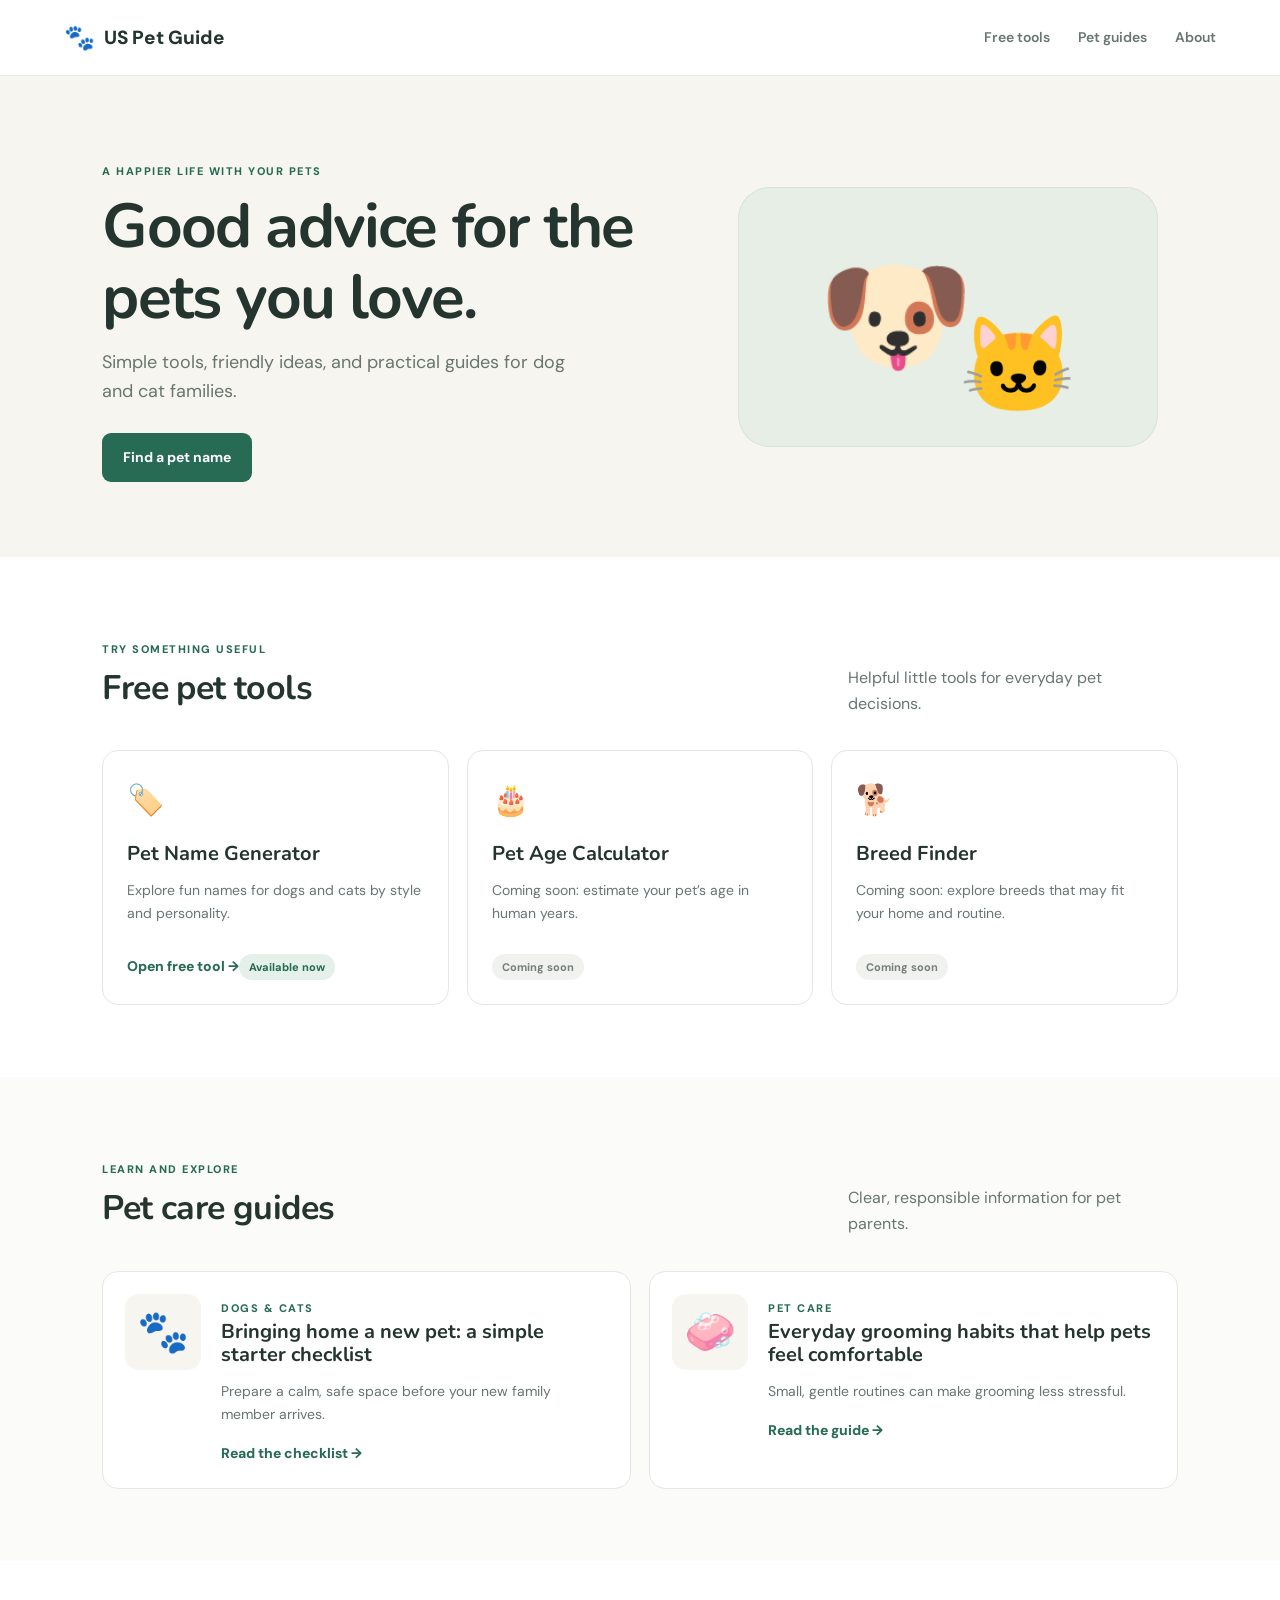
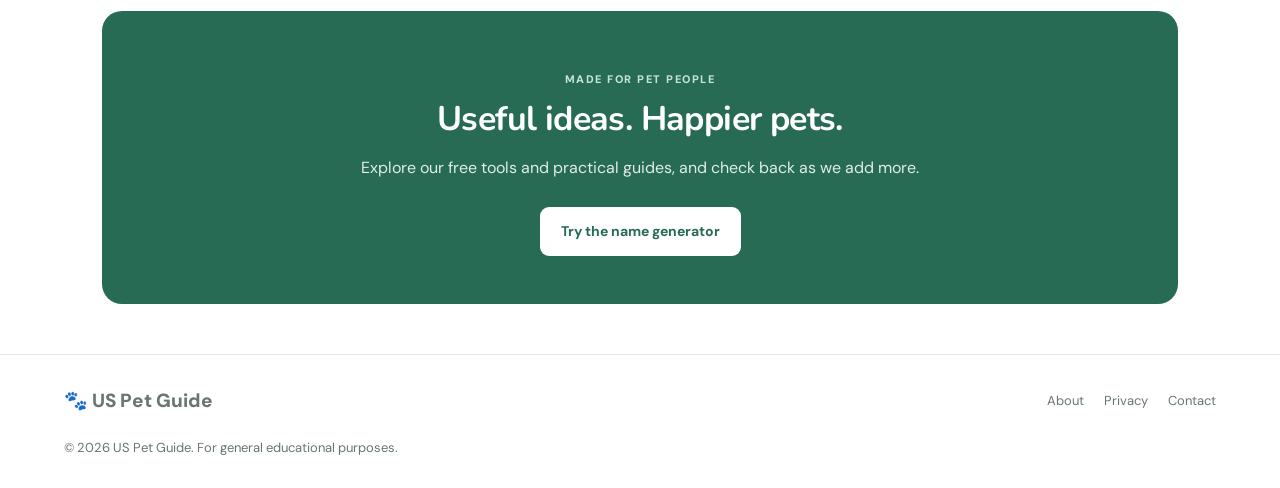
<file: index.html>
<!doctype html>
<html lang="en">
<head>
<meta charset="utf-8">
<meta name="viewport" content="width=device-width, initial-scale=1">
<meta name="description" content="Friendly, practical guides and free tools for dog and cat owners. Find pet names, learn everyday pet care, and enjoy life with your pets.">
<meta name="theme-color" content="#f7f5ef">
<title>US Pet Guide | Happy, Healthy Pets</title>
<link rel="stylesheet" href="style.css">
</head>
<body>
<header class="site-header">
  <a class="brand" href="index.html"><span class="brand-mark">🐾</span><span>US Pet Guide</span></a>
  <nav><a href="#tools">Free tools</a><a href="#guides">Pet guides</a><a href="about.html">About</a></nav>
</header>
<main>
<section class="hero">
  <div class="hero-copy">
    <p class="eyebrow">A happier life with your pets</p>
    <h1>Good advice for the pets you love.</h1>
    <p class="hero-text">Simple tools, friendly ideas, and practical guides for dog and cat families.</p>
    <a class="button" href="pet-name-generator.html">Find a pet name</a>
  </div>
  <div class="hero-art" role="img" aria-label="Illustration of a happy dog and cat">🐶<span>🐱</span></div>
</section>

<section id="tools" class="section">
  <div class="section-heading"><div><p class="eyebrow">Try something useful</p><h2>Free pet tools</h2></div><p>Helpful little tools for everyday pet decisions.</p></div>
  <div class="cards">
    <article class="card tool-card"><div class="card-icon">🏷️</div><h3>Pet Name Generator</h3><p>Explore fun names for dogs and cats by style and personality.</p><a class="text-link" href="pet-name-generator.html">Open free tool →</a><span class="tag">Available now</span></article>
    <article class="card"><div class="card-icon">🎂</div><h3>Pet Age Calculator</h3><p>Coming soon: estimate your pet’s age in human years.</p><span class="tag muted">Coming soon</span></article>
    <article class="card"><div class="card-icon">🐕</div><h3>Breed Finder</h3><p>Coming soon: explore breeds that may fit your home and routine.</p><span class="tag muted">Coming soon</span></article>
  </div>
</section>

<section id="guides" class="section guides">
  <div class="section-heading"><div><p class="eyebrow">Learn and explore</p><h2>Pet care guides</h2></div><p>Clear, responsible information for pet parents.</p></div>
  <div class="guide-grid">
    <article class="guide-card"><div class="guide-emoji">🐾</div><div><span class="category">DOGS & CATS</span><h3>Bringing home a new pet: a simple starter checklist</h3><p>Prepare a calm, safe space before your new family member arrives.</p><a class="text-link" href="new-pet-checklist.html">Read the checklist →</a></div></article>
    <article class="guide-card"><div class="guide-emoji">🧼</div><div><span class="category">PET CARE</span><h3>Everyday grooming habits that help pets feel comfortable</h3><p>Small, gentle routines can make grooming less stressful.</p><a class="text-link" href="grooming-basics.html">Read the guide →</a></div></article>
  </div>
</section>
<section class="newsletter">
  <p class="eyebrow">Made for pet people</p><h2>Useful ideas. Happier pets.</h2><p>Explore our free tools and practical guides, and check back as we add more.</p>
  <a class="button button-light" href="pet-name-generator.html">Try the name generator</a>
</section>
</main>
<footer><a class="brand" href="index.html">🐾 US Pet Guide</a><div><a href="about.html">About</a><a href="privacy.html">Privacy</a><a href="contact.html">Contact</a></div><p>© 2026 US Pet Guide. For general educational purposes.</p></footer>
</body></html>
</file>
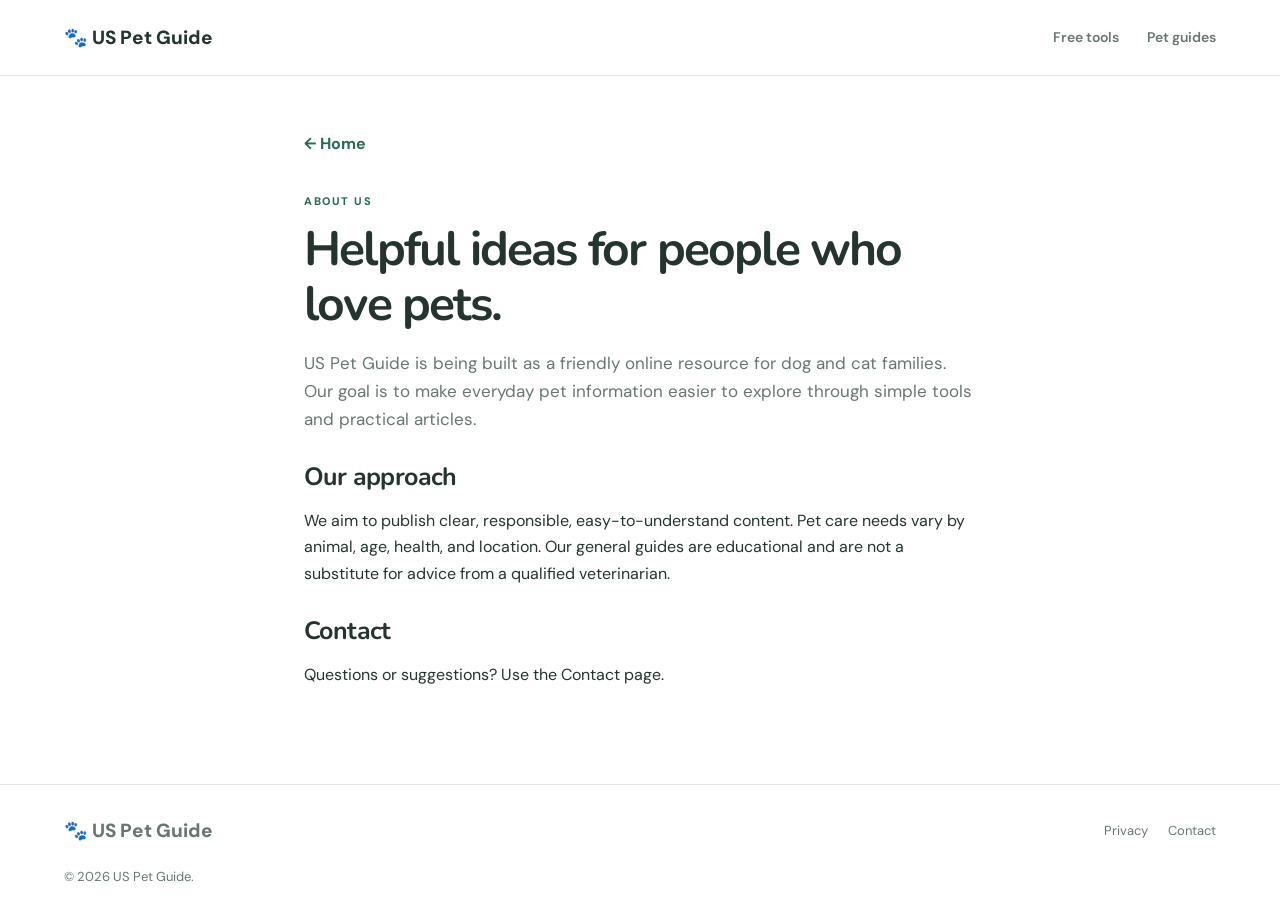
<file: about.html>
<!doctype html><html lang="en"><head><meta charset="utf-8"><meta name="viewport" content="width=device-width,initial-scale=1"><meta name="description" content="Learn about US Pet Guide and our goal of sharing friendly, practical pet resources."><title>About Us | US Pet Guide</title><link rel="stylesheet" href="style.css"></head><body><header class="site-header"><a class="brand" href="index.html">🐾 US Pet Guide</a><nav><a href="index.html#tools">Free tools</a><a href="index.html#guides">Pet guides</a></nav></header><main class="page-wrap content"><a class="back-link" href="index.html">← Home</a><p class="eyebrow">About us</p><h1>Helpful ideas for people who love pets.</h1><p class="intro">US Pet Guide is being built as a friendly online resource for dog and cat families. Our goal is to make everyday pet information easier to explore through simple tools and practical articles.</p><h2>Our approach</h2><p>We aim to publish clear, responsible, easy-to-understand content. Pet care needs vary by animal, age, health, and location. Our general guides are educational and are not a substitute for advice from a qualified veterinarian.</p><h2>Contact</h2><p>Questions or suggestions? Use the Contact page.</p></main><footer><a class="brand" href="index.html">🐾 US Pet Guide</a><div><a href="privacy.html">Privacy</a><a href="contact.html">Contact</a></div><p>© 2026 US Pet Guide.</p></footer></body></html>
</file>
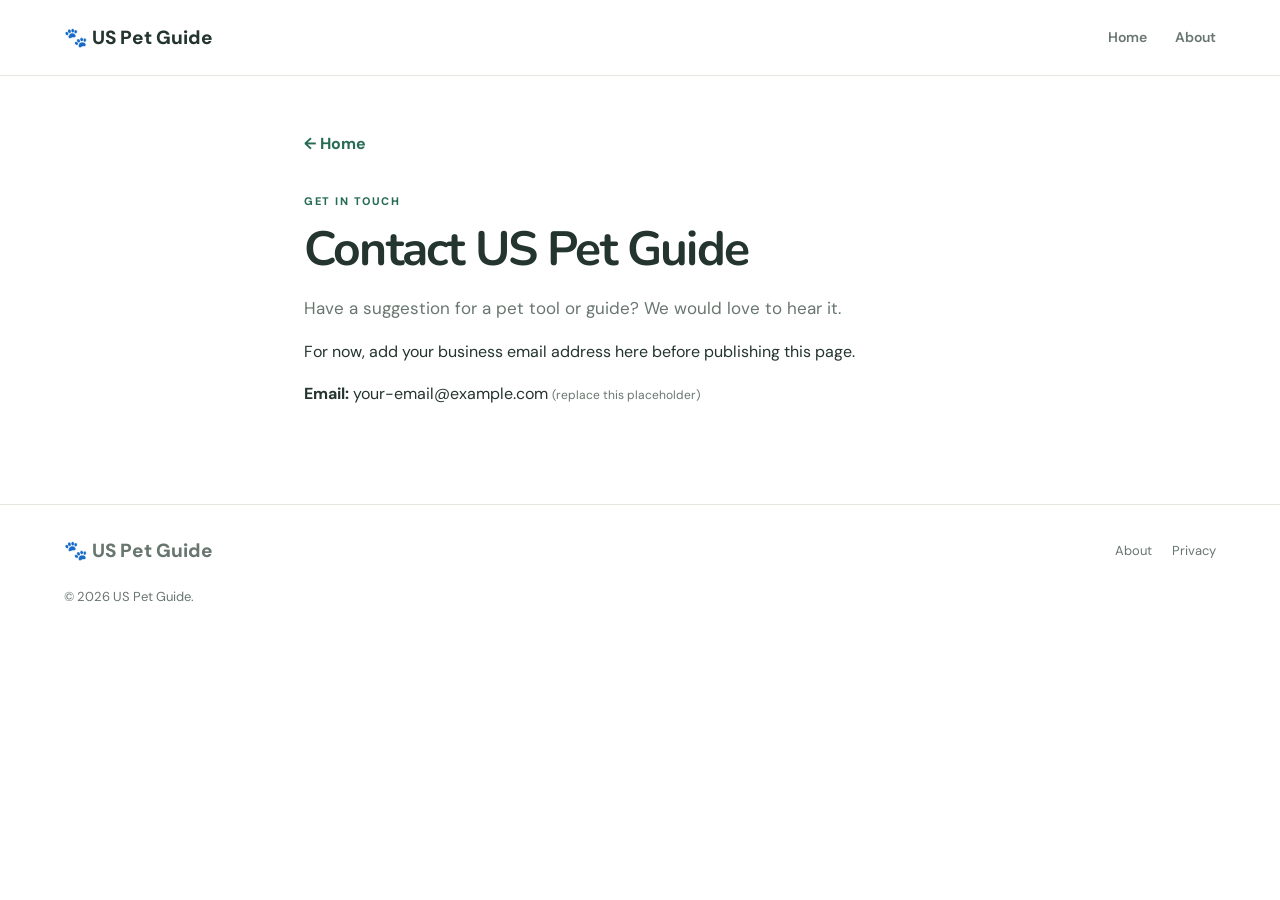
<file: contact.html>
<!doctype html><html lang="en"><head><meta charset="utf-8"><meta name="viewport" content="width=device-width,initial-scale=1"><meta name="description" content="Contact US Pet Guide with questions or suggestions."><title>Contact | US Pet Guide</title><link rel="stylesheet" href="style.css"></head><body><header class="site-header"><a class="brand" href="index.html">🐾 US Pet Guide</a><nav><a href="index.html">Home</a><a href="about.html">About</a></nav></header><main class="page-wrap content"><a class="back-link" href="index.html">← Home</a><p class="eyebrow">Get in touch</p><h1>Contact US Pet Guide</h1><p class="intro">Have a suggestion for a pet tool or guide? We would love to hear it.</p><p>For now, add your business email address here before publishing this page.</p><p><strong>Email:</strong> your-email@example.com <span class="small-note">(replace this placeholder)</span></p></main><footer><a class="brand" href="index.html">🐾 US Pet Guide</a><div><a href="about.html">About</a><a href="privacy.html">Privacy</a></div><p>© 2026 US Pet Guide.</p></footer></body></html>
</file>
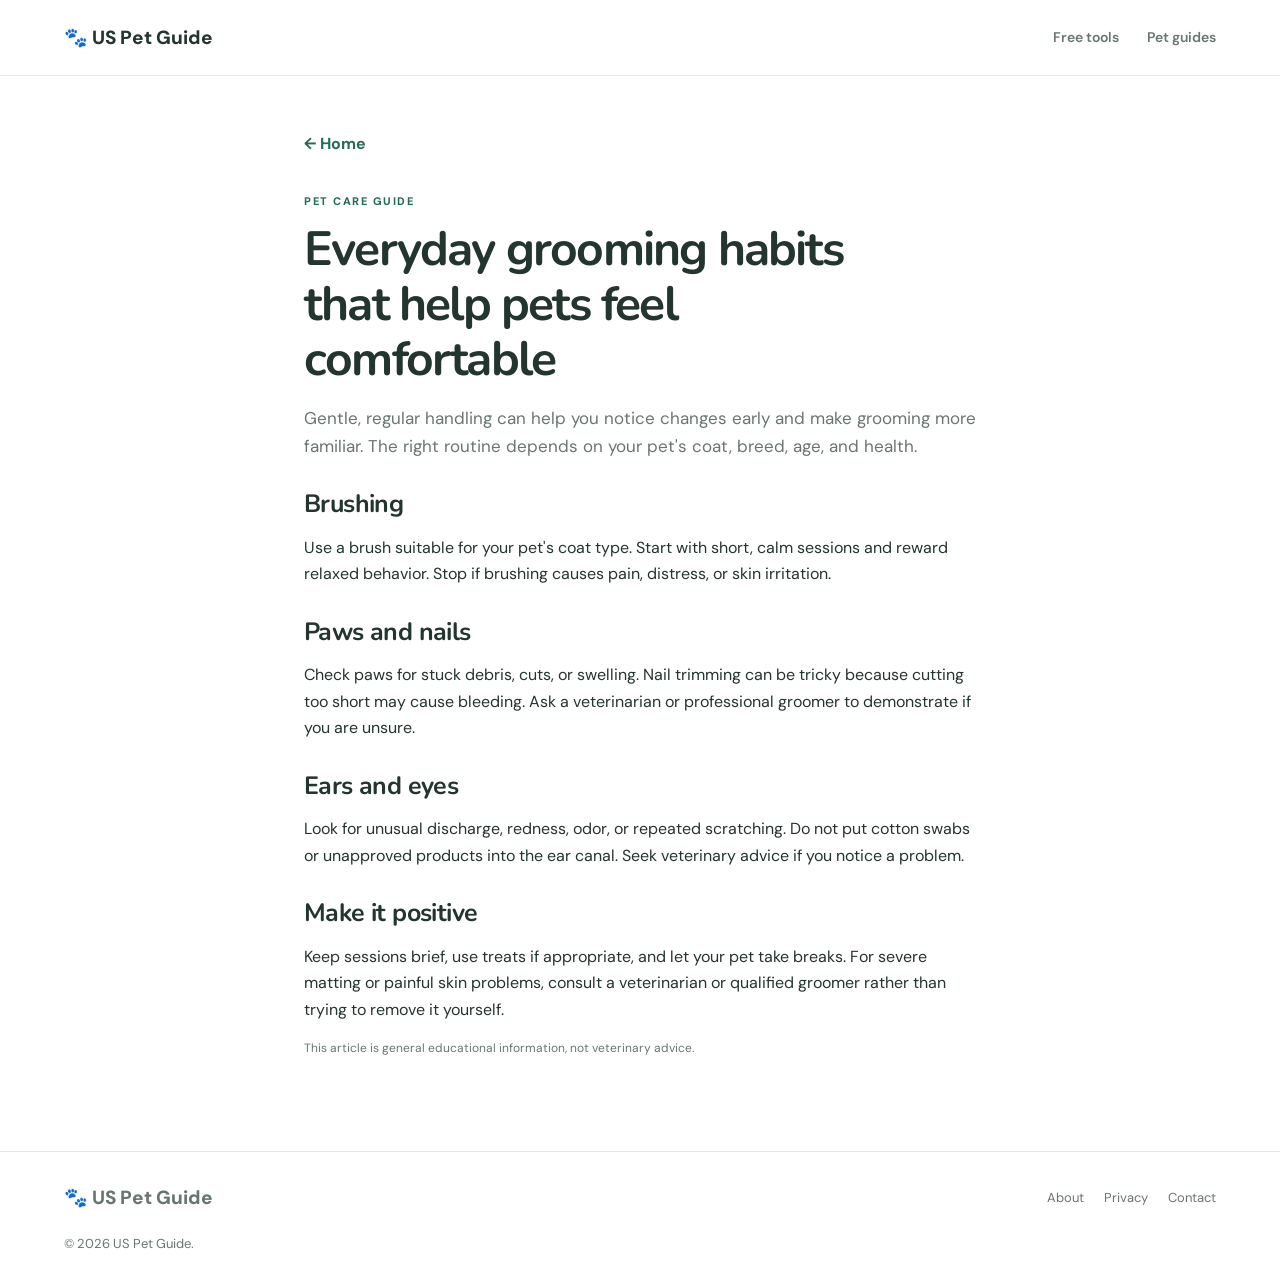
<file: grooming-basics.html>
<!doctype html><html lang="en"><head><meta charset="utf-8"><meta name="viewport" content="width=device-width,initial-scale=1"><meta name="description" content="Gentle everyday grooming basics for dogs and cats, including brushing, nail care, and checking ears and paws."><title>Everyday Pet Grooming Basics | US Pet Guide</title><link rel="stylesheet" href="style.css"></head><body><header class="site-header"><a class="brand" href="index.html">🐾 US Pet Guide</a><nav><a href="index.html#tools">Free tools</a><a href="index.html#guides">Pet guides</a></nav></header><main class="page-wrap content"><a class="back-link" href="index.html">← Home</a><p class="eyebrow">Pet care guide</p><h1>Everyday grooming habits that help pets feel comfortable</h1><p class="intro">Gentle, regular handling can help you notice changes early and make grooming more familiar. The right routine depends on your pet's coat, breed, age, and health.</p><h2>Brushing</h2><p>Use a brush suitable for your pet's coat type. Start with short, calm sessions and reward relaxed behavior. Stop if brushing causes pain, distress, or skin irritation.</p><h2>Paws and nails</h2><p>Check paws for stuck debris, cuts, or swelling. Nail trimming can be tricky because cutting too short may cause bleeding. Ask a veterinarian or professional groomer to demonstrate if you are unsure.</p><h2>Ears and eyes</h2><p>Look for unusual discharge, redness, odor, or repeated scratching. Do not put cotton swabs or unapproved products into the ear canal. Seek veterinary advice if you notice a problem.</p><h2>Make it positive</h2><p>Keep sessions brief, use treats if appropriate, and let your pet take breaks. For severe matting or painful skin problems, consult a veterinarian or qualified groomer rather than trying to remove it yourself.</p><p class="small-note">This article is general educational information, not veterinary advice.</p></main><footer><a class="brand" href="index.html">🐾 US Pet Guide</a><div><a href="about.html">About</a><a href="privacy.html">Privacy</a><a href="contact.html">Contact</a></div><p>© 2026 US Pet Guide.</p></footer></body></html>
</file>
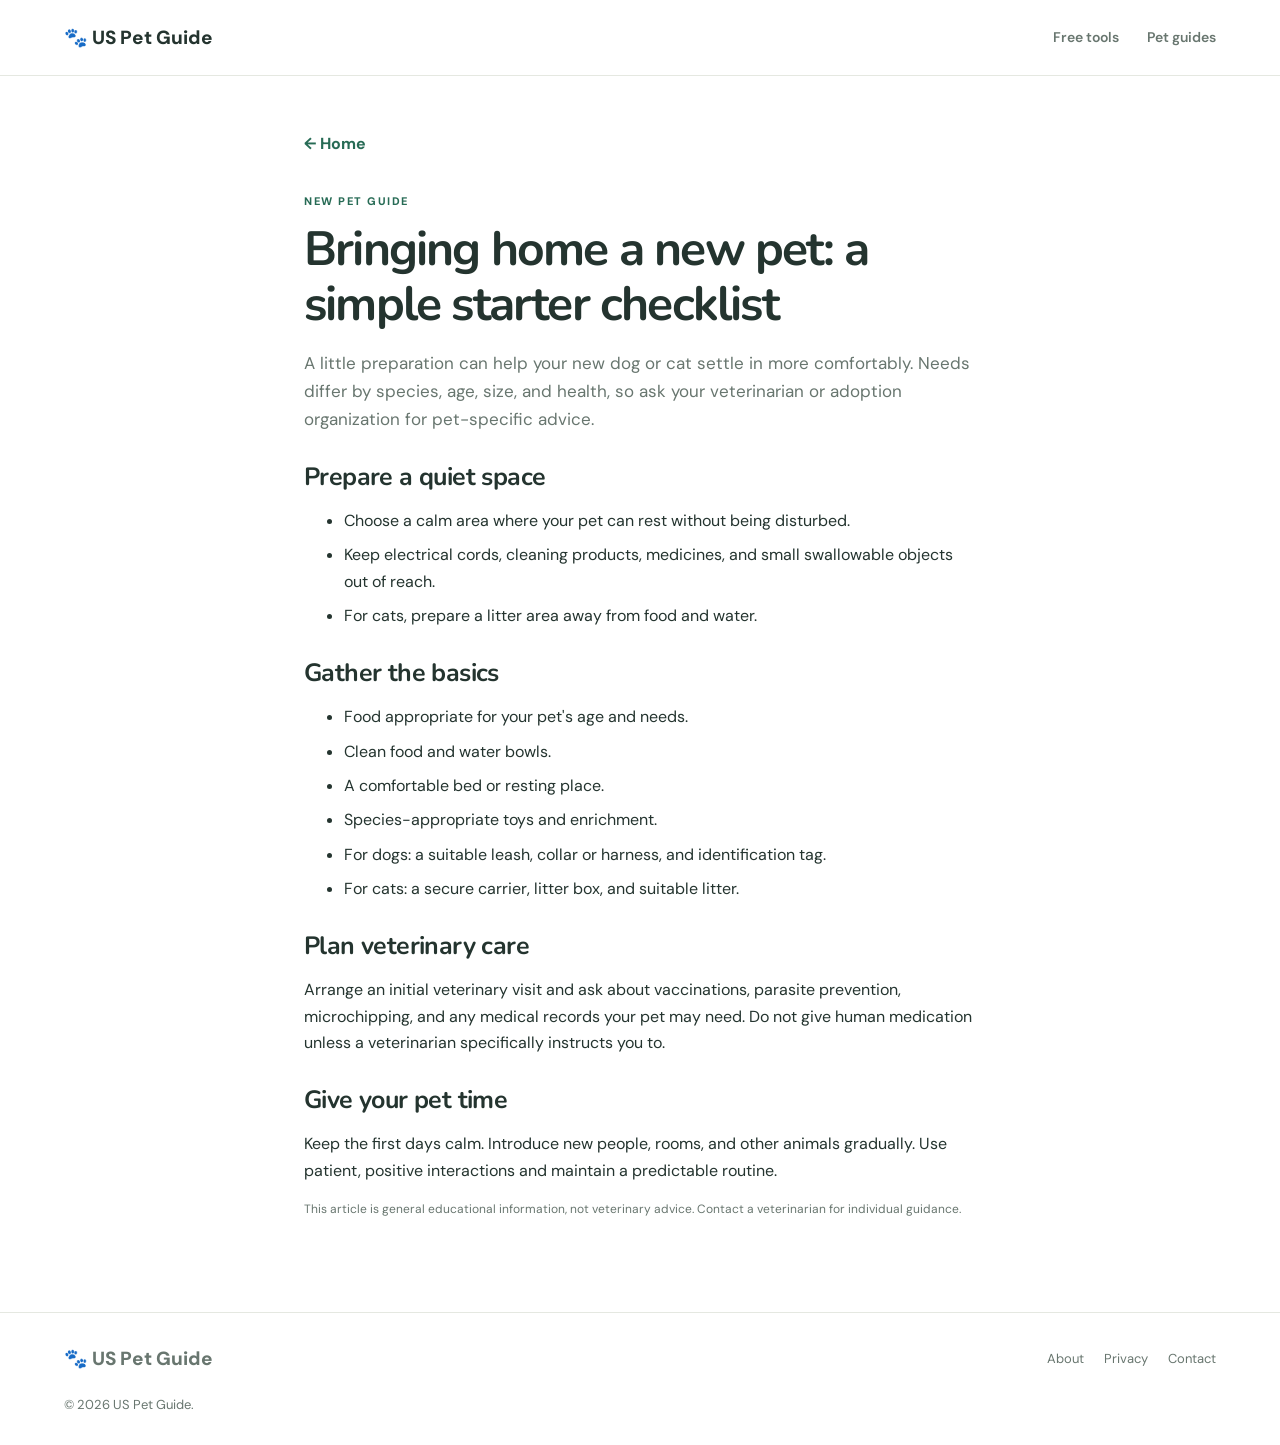
<file: new-pet-checklist.html>
<!doctype html><html lang="en"><head><meta charset="utf-8"><meta name="viewport" content="width=device-width,initial-scale=1"><meta name="description" content="A practical checklist to help prepare your home before adopting or bringing home a new pet."><title>New Pet Starter Checklist | US Pet Guide</title><link rel="stylesheet" href="style.css"></head><body><header class="site-header"><a class="brand" href="index.html">🐾 US Pet Guide</a><nav><a href="index.html#tools">Free tools</a><a href="index.html#guides">Pet guides</a></nav></header><main class="page-wrap content"><a class="back-link" href="index.html">← Home</a><p class="eyebrow">New pet guide</p><h1>Bringing home a new pet: a simple starter checklist</h1><p class="intro">A little preparation can help your new dog or cat settle in more comfortably. Needs differ by species, age, size, and health, so ask your veterinarian or adoption organization for pet-specific advice.</p><h2>Prepare a quiet space</h2><ul><li>Choose a calm area where your pet can rest without being disturbed.</li><li>Keep electrical cords, cleaning products, medicines, and small swallowable objects out of reach.</li><li>For cats, prepare a litter area away from food and water.</li></ul><h2>Gather the basics</h2><ul><li>Food appropriate for your pet's age and needs.</li><li>Clean food and water bowls.</li><li>A comfortable bed or resting place.</li><li>Species-appropriate toys and enrichment.</li><li>For dogs: a suitable leash, collar or harness, and identification tag.</li><li>For cats: a secure carrier, litter box, and suitable litter.</li></ul><h2>Plan veterinary care</h2><p>Arrange an initial veterinary visit and ask about vaccinations, parasite prevention, microchipping, and any medical records your pet may need. Do not give human medication unless a veterinarian specifically instructs you to.</p><h2>Give your pet time</h2><p>Keep the first days calm. Introduce new people, rooms, and other animals gradually. Use patient, positive interactions and maintain a predictable routine.</p><p class="small-note">This article is general educational information, not veterinary advice. Contact a veterinarian for individual guidance.</p></main><footer><a class="brand" href="index.html">🐾 US Pet Guide</a><div><a href="about.html">About</a><a href="privacy.html">Privacy</a><a href="contact.html">Contact</a></div><p>© 2026 US Pet Guide.</p></footer></body></html>
</file>
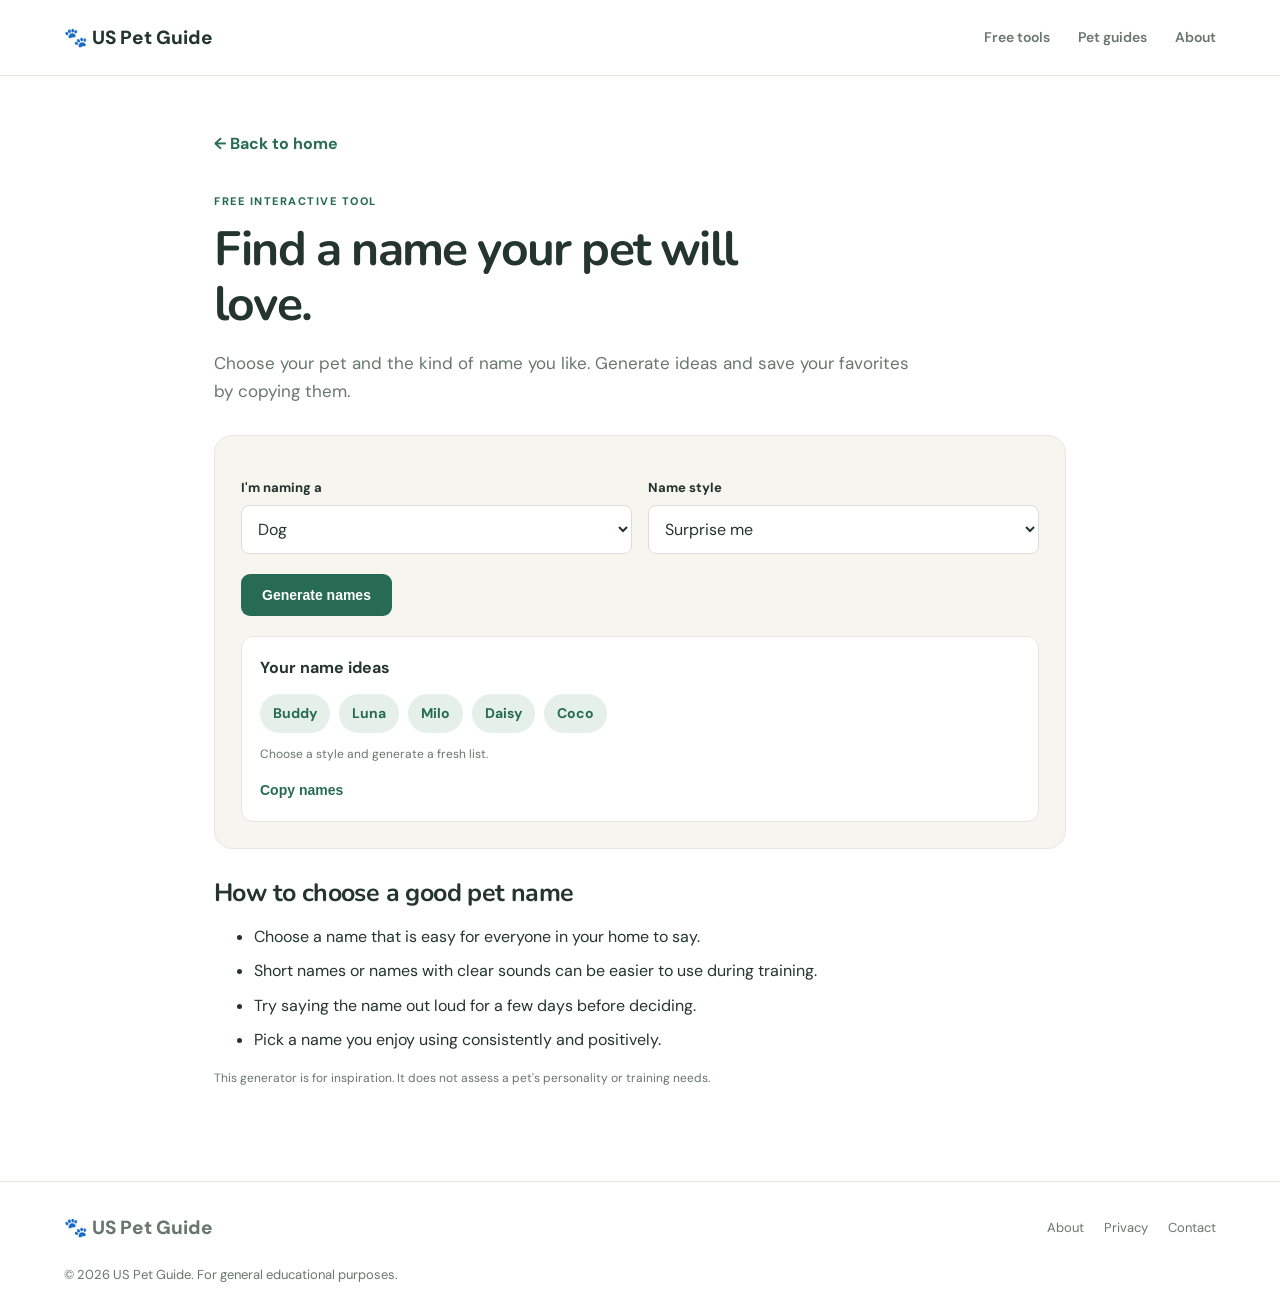
<file: pet-name-generator.html>
<!doctype html>
<html lang="en"><head><meta charset="utf-8"><meta name="viewport" content="width=device-width, initial-scale=1"><meta name="description" content="Find a fun name for your new dog or cat. Browse cute, classic, unique, and popular-style pet name ideas with our free generator."><title>Free Pet Name Generator | US Pet Guide</title><link rel="stylesheet" href="style.css"></head>
<body><header class="site-header"><a class="brand" href="index.html">🐾 US Pet Guide</a><nav><a href="index.html#tools">Free tools</a><a href="index.html#guides">Pet guides</a><a href="about.html">About</a></nav></header>
<main class="page-wrap"><a class="back-link" href="index.html">← Back to home</a><p class="eyebrow">Free interactive tool</p><h1>Find a name your pet will love.</h1><p class="intro">Choose your pet and the kind of name you like. Generate ideas and save your favorites by copying them.</p>
<section class="tool-panel"><div class="controls"><div><label for="pet">I'm naming a</label><select id="pet"><option value="dog">Dog</option><option value="cat">Cat</option></select></div><div><label for="style">Name style</label><select id="style"><option value="all">Surprise me</option><option value="cute">Cute</option><option value="classic">Classic</option><option value="unique">Unique</option><option value="food">Food-inspired</option></select></div></div><button class="button" id="generate" style="border:0;margin-top:20px;cursor:pointer">Generate names</button>
<div class="result-box" aria-live="polite"><strong>Your name ideas</strong><div id="names" class="name-list"><span class="name-chip">Buddy</span><span class="name-chip">Luna</span><span class="name-chip">Milo</span><span class="name-chip">Daisy</span><span class="name-chip">Coco</span></div><p class="small-note" id="status">Choose a style and generate a fresh list.</p><button class="text-link" id="copy" style="border:0;background:none;padding:0;cursor:pointer">Copy names</button></div></section>
<section class="content"><h2>How to choose a good pet name</h2><ul><li>Choose a name that is easy for everyone in your home to say.</li><li>Short names or names with clear sounds can be easier to use during training.</li><li>Try saying the name out loud for a few days before deciding.</li><li>Pick a name you enjoy using consistently and positively.</li></ul><p class="small-note">This generator is for inspiration. It does not assess a pet's personality or training needs.</p></section></main>
<footer><a class="brand" href="index.html">🐾 US Pet Guide</a><div><a href="about.html">About</a><a href="privacy.html">Privacy</a><a href="contact.html">Contact</a></div><p>© 2026 US Pet Guide. For general educational purposes.</p></footer>
<script>
const data={
 dog:{cute:["Biscuit","Poppy","Waffles","Teddy","Peanut","Muffin","Bubbles","Pip","Sunny","Nugget","Doodle","Clover"],classic:["Buddy","Max","Charlie","Daisy","Molly","Jack","Lucy","Bailey","Sadie","Rocky","Maggie","Cooper"],unique:["Atlas","Clover","Echo","Indigo","Mochi","Orbit","Rumi","Sable","Ziggy","Nova","Pixel","River"],food:["Peaches","Cocoa","Pickles","Brownie","Oreo","Mango","Pepper","Olive","Toffee","Ginger","Cookie","Maple"]},
 cat:{cute:["Mittens","Mochi","Pudding","Sprinkles","Boo","Pebbles","Button","Tinker","Pip","Marshmallow","Bubbles","Nibbles"],classic:["Luna","Oliver","Leo","Bella","Chloe","Milo","Simba","Sophie","Lily","Felix","Nala","Oscar"],unique:["Cosmo","Juno","Saffron","Pixel","Nimbus","Cleo","Salem","Fig","Onyx","Miso","Comet","Willow"],food:["Cocoa","Biscuit","Oreo","Peaches","Mango","Olive","Pumpkin","Toffee","Pepper","Muffin","Ginger","Chai"]}
};
const pet=document.getElementById('pet'),style=document.getElementById('style'),names=document.getElementById('names'),status=document.getElementById('status');
function generate(){let keys=style.value==='all'?Object.keys(data[pet.value]):[style.value];let pool=keys.flatMap(k=>data[pet.value][k]);let out=[];while(out.length<8&&pool.length){let i=Math.floor(Math.random()*pool.length);out.push(pool.splice(i,1)[0]);}names.innerHTML=out.map(n=>'<span class="name-chip">'+n+'</span>').join('');status.textContent='Here are 8 ideas for your '+pet.value+'.'}
document.getElementById('generate').addEventListener('click',generate);
document.getElementById('copy').addEventListener('click',async()=>{let text=[...names.querySelectorAll('.name-chip')].map(x=>x.textContent).join(', ');try{await navigator.clipboard.writeText(text);status.textContent='Names copied!';}catch(e){status.textContent=text;}});
</script></body></html>
</file>
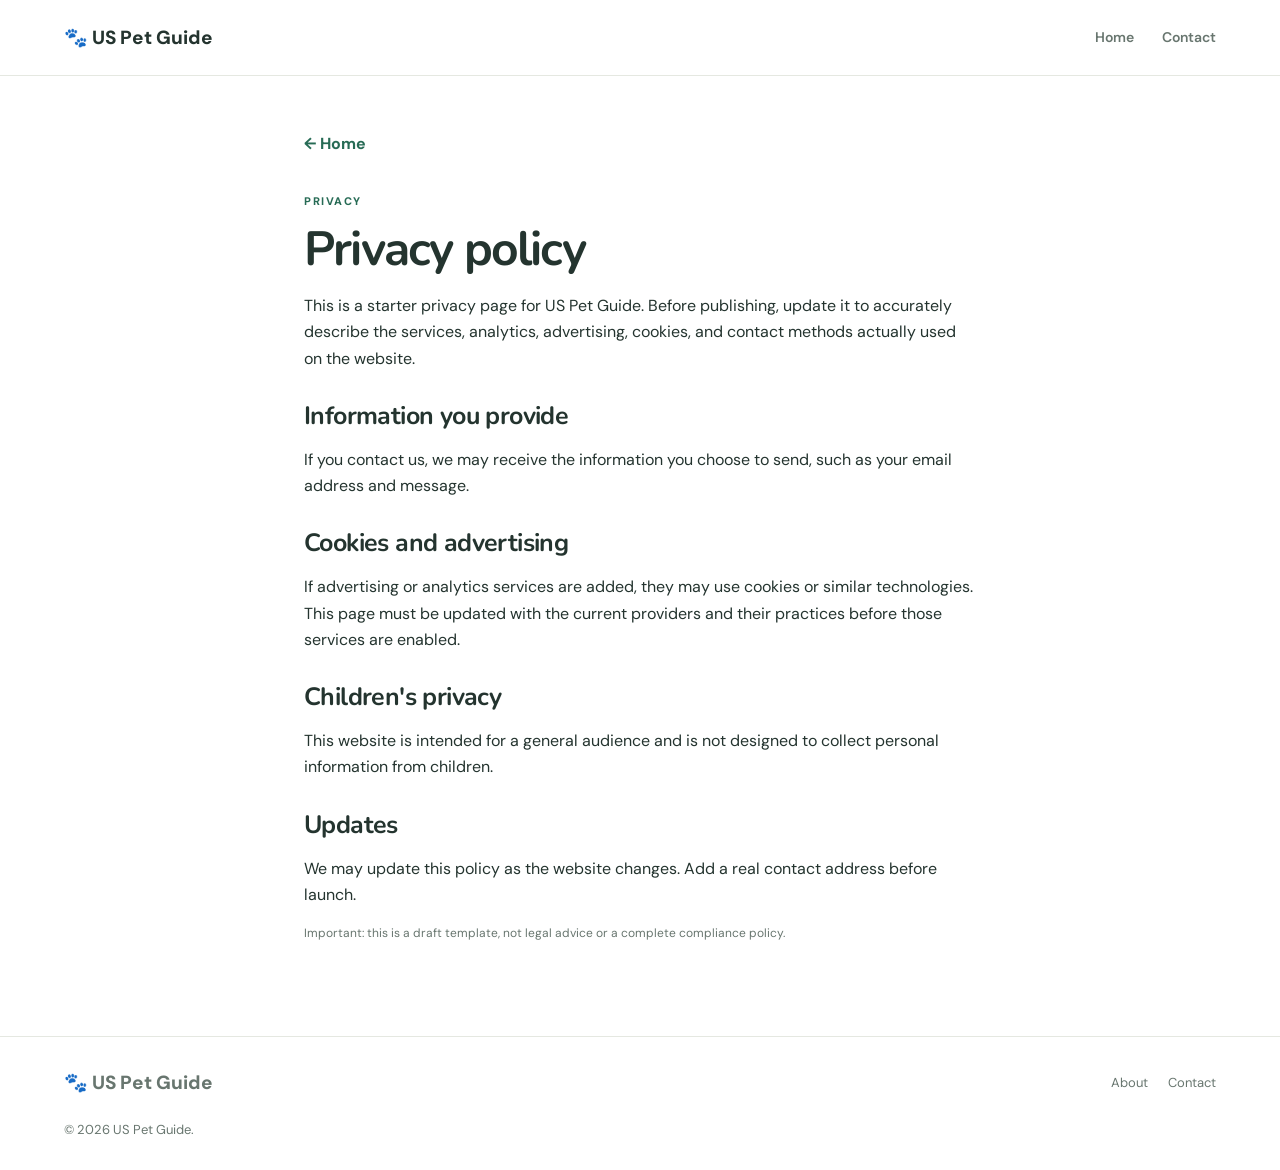
<file: privacy.html>
<!doctype html><html lang="en"><head><meta charset="utf-8"><meta name="viewport" content="width=device-width,initial-scale=1"><meta name="description" content="Privacy information for US Pet Guide visitors."><title>Privacy Policy | US Pet Guide</title><link rel="stylesheet" href="style.css"></head><body><header class="site-header"><a class="brand" href="index.html">🐾 US Pet Guide</a><nav><a href="index.html">Home</a><a href="contact.html">Contact</a></nav></header><main class="page-wrap content"><a class="back-link" href="index.html">← Home</a><p class="eyebrow">Privacy</p><h1>Privacy policy</h1><p>This is a starter privacy page for US Pet Guide. Before publishing, update it to accurately describe the services, analytics, advertising, cookies, and contact methods actually used on the website.</p><h2>Information you provide</h2><p>If you contact us, we may receive the information you choose to send, such as your email address and message.</p><h2>Cookies and advertising</h2><p>If advertising or analytics services are added, they may use cookies or similar technologies. This page must be updated with the current providers and their practices before those services are enabled.</p><h2>Children's privacy</h2><p>This website is intended for a general audience and is not designed to collect personal information from children.</p><h2>Updates</h2><p>We may update this policy as the website changes. Add a real contact address before launch.</p><p class="small-note">Important: this is a draft template, not legal advice or a complete compliance policy.</p></main><footer><a class="brand" href="index.html">🐾 US Pet Guide</a><div><a href="about.html">About</a><a href="contact.html">Contact</a></div><p>© 2026 US Pet Guide.</p></footer></body></html>
</file>
<file: style.css>
@import url('https://fonts.googleapis.com/css2?family=DM+Sans:wght@400;500;600;700;800&family=Nunito:wght@700;800;900&display=swap');
:root{--ink:#24342f;--muted:#68766f;--green:#276b55;--green2:#e4f0e9;--cream:#f7f5ef;--orange:#f2a65a;--line:#e5e8e1;--white:#fff}
*{box-sizing:border-box}html{scroll-behavior:smooth}body{margin:0;background:#fff;color:var(--ink);font-family:'DM Sans',Arial,sans-serif;line-height:1.65}
a{color:inherit;text-decoration:none}.site-header{height:76px;display:flex;align-items:center;justify-content:space-between;padding:0 max(5vw,22px);border-bottom:1px solid var(--line);background:#fff}
.brand{display:flex;align-items:center;gap:9px;font-weight:800;font-size:19px}.brand-mark{font-size:25px}.site-header nav{display:flex;gap:28px;color:var(--muted);font-size:14px;font-weight:600}
.hero{background:var(--cream);padding:75px max(8vw,24px);display:grid;grid-template-columns:1.15fr .85fr;align-items:center;gap:40px;min-height:430px}
.eyebrow,.category{color:var(--green);font-size:11px;font-weight:800;letter-spacing:1.5px;text-transform:uppercase}
h1,h2,h3{font-family:'Nunito','DM Sans',sans-serif;line-height:1.15;margin:0 0 14px}h1{font-size:clamp(38px,5vw,62px);max-width:620px;letter-spacing:-1.8px}h2{font-size:34px;letter-spacing:-.6px}h3{font-size:20px}
.hero-text{font-size:18px;color:var(--muted);max-width:480px;margin:0 0 26px}.button{display:inline-block;background:var(--green);color:#fff;padding:13px 21px;border-radius:9px;font-weight:700;font-size:14px}.button:hover{filter:brightness(.92)}
.hero-art{height:260px;max-width:420px;width:100%;border-radius:32px;background:#e6eee5;display:flex;align-items:center;justify-content:center;font-size:125px;position:relative;box-shadow:inset 0 0 0 1px #d9e4d9}.hero-art span{font-size:95px;margin-left:-15px;margin-top:100px}
.section{padding:72px max(8vw,24px)}.section-heading{display:flex;justify-content:space-between;align-items:end;gap:20px;margin-bottom:28px}.section-heading>p{color:var(--muted);max-width:330px;margin:0 0 5px}
.cards{display:grid;grid-template-columns:repeat(3,1fr);gap:18px}.card{border:1px solid var(--line);border-radius:16px;padding:24px;background:#fff;position:relative;min-height:225px}.card-icon{font-size:30px;margin-bottom:17px}.card p,.guide-card p{color:var(--muted);font-size:14px}.text-link{color:var(--green);font-weight:800;font-size:14px}.tag{display:inline-block;background:var(--green2);color:var(--green);border-radius:30px;padding:4px 10px;font-size:11px;font-weight:800;margin-top:15px}.tag.muted{background:#f1f2ef;color:#788078}
.guides{background:#fbfcfa}.guide-grid{display:grid;grid-template-columns:1fr 1fr;gap:18px}.guide-card{display:flex;gap:20px;border:1px solid var(--line);border-radius:16px;padding:22px;background:white}.guide-emoji{font-size:42px;background:var(--cream);width:76px;height:76px;flex:none;border-radius:14px;display:grid;place-items:center}
.newsletter{margin:50px max(8vw,24px);padding:48px 25px;text-align:center;background:var(--green);color:#fff;border-radius:20px}.newsletter .eyebrow{color:#c5e5d4}.newsletter p{color:#e0eee7}.button-light{background:#fff;color:var(--green);margin-top:10px}
footer{padding:30px max(5vw,22px);border-top:1px solid var(--line);display:flex;align-items:center;justify-content:space-between;gap:20px;flex-wrap:wrap;color:var(--muted);font-size:13px}footer div{display:flex;gap:20px}footer p{width:100%;margin:0}
.page-wrap{max-width:900px;margin:auto;padding:55px 24px 80px}.page-wrap h1{font-size:clamp(34px,5vw,48px)}.intro{font-size:17px;color:var(--muted);max-width:700px}.tool-panel{margin-top:30px;background:var(--cream);padding:26px;border-radius:18px;border:1px solid var(--line)}label{display:block;font-size:13px;font-weight:800;margin:15px 0 7px}select,input{font:inherit;padding:12px;border:1px solid #d9dfd8;border-radius:8px;background:#fff;width:100%;color:var(--ink)}.controls{display:grid;grid-template-columns:1fr 1fr;gap:16px}.result-box{margin-top:20px;background:#fff;border:1px solid var(--line);border-radius:12px;padding:18px}.name-list{display:flex;flex-wrap:wrap;gap:9px;margin-top:12px}.name-chip{background:var(--green2);color:var(--green);padding:8px 13px;border-radius:30px;font-weight:700;font-size:14px}.small-note{font-size:12px;color:var(--muted)}.content{max-width:720px}.content h2{font-size:25px;margin-top:30px}.content li{margin:8px 0}.back-link{display:inline-block;color:var(--green);font-weight:700;margin-bottom:24px}
@media(max-width:720px){.site-header{height:auto;padding-top:17px;padding-bottom:17px;align-items:flex-start;gap:15px}.site-header nav{gap:12px;flex-wrap:wrap;justify-content:flex-end;font-size:12px}.hero{grid-template-columns:1fr;padding-top:55px;padding-bottom:55px}.hero-art{height:190px;font-size:95px}.hero-art span{font-size:70px}.cards{grid-template-columns:1fr}.section-heading{display:block}.section-heading>p{margin-top:8px}.guide-grid{grid-template-columns:1fr}.guide-card{gap:13px;padding:16px}.guide-emoji{width:58px;height:58px;font-size:30px}.controls{grid-template-columns:1fr}footer{align-items:flex-start;flex-direction:column}}
</file>
